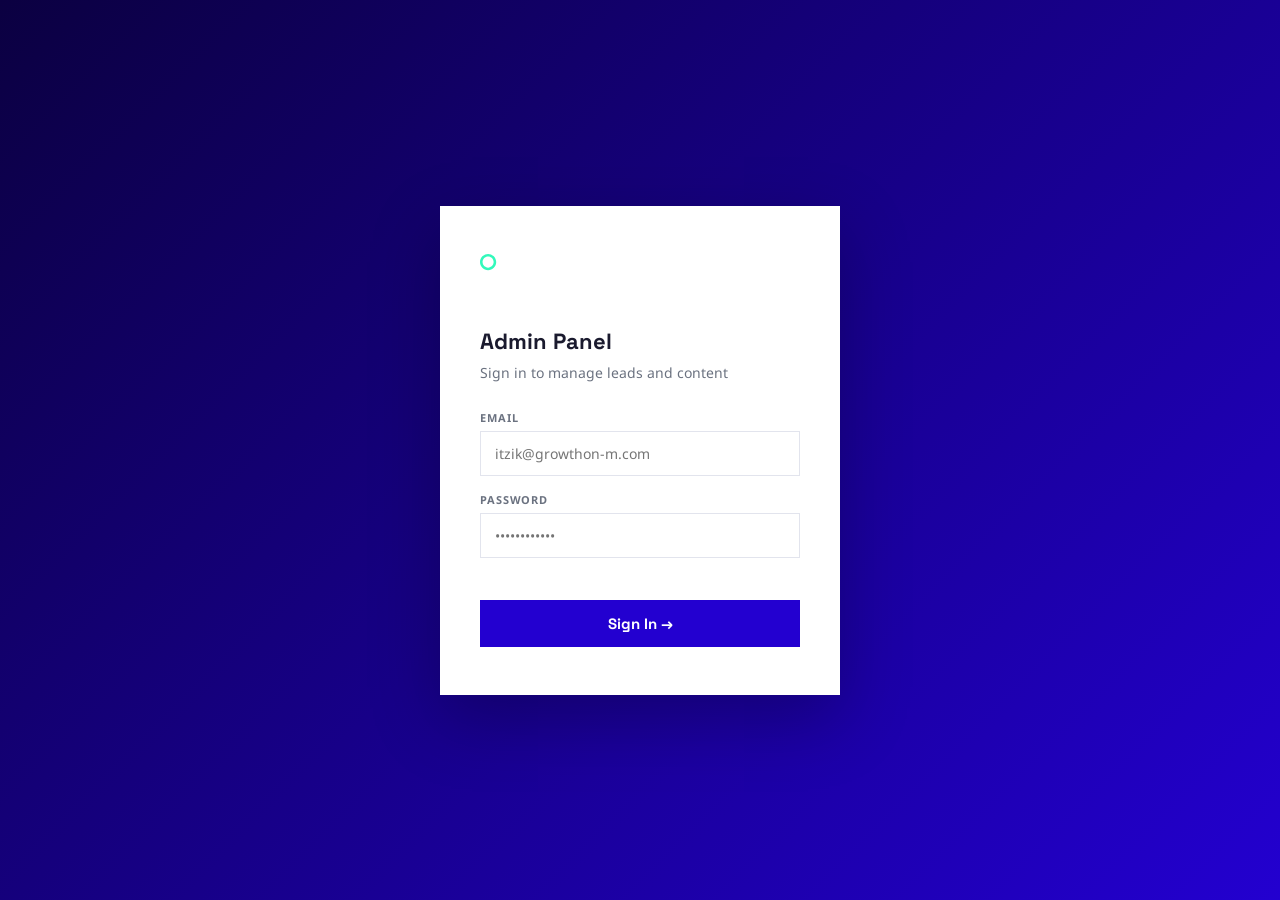
<file: admin.html>
<!DOCTYPE html>
<html lang="en">
<head>
  <meta charset="UTF-8" />
  <meta name="viewport" content="width=device-width, initial-scale=1.0" />
  <title>GrowthOn Admin</title>
  <link href="https://fonts.googleapis.com/css2?family=Space+Grotesk:wght@400;500;600;700&family=Noto+Sans:wght@400;500&display=swap" rel="stylesheet" />
  <style>
    :root {
      --blue:    #2300D0;
      --blue-dk: #180090;
      --mint:    #05E9B4;
      --dark:    #0B0041;
      --bg:      #f4f5f9;
      --white:   #ffffff;
      --border:  #e2e4ed;
      --txt:     #1a1a2e;
      --sub:     #6b7280;
      --danger:  #ef4444;
      --success: #10b981;
      --font-h:  'Space Grotesk', sans-serif;
      --font-b:  'Noto Sans', sans-serif;
    }
    *, *::before, *::after { box-sizing: border-box; margin: 0; padding: 0; }
    html, body { height: 100%; }
    body { font-family: var(--font-b); background: var(--bg); color: var(--txt); -webkit-font-smoothing: antialiased; }

    /* ── LOGIN ── */
    #login-screen {
      min-height: 100vh; display: flex; align-items: center; justify-content: center;
      background: linear-gradient(135deg, var(--dark) 0%, var(--blue) 100%);
    }
    .login-card {
      background: var(--white); padding: 48px 40px;
      width: 100%; max-width: 400px;
      box-shadow: 0 24px 64px rgba(0,0,0,.25);
    }
    .login-card img { height: 36px; margin-bottom: 32px; }
    .login-card h2 { font-family: var(--font-h); font-size: 22px; font-weight: 700; margin-bottom: 8px; }
    .login-card p  { font-size: 14px; color: var(--sub); margin-bottom: 28px; }
    .login-field { margin-bottom: 16px; }
    .login-field label { display: block; font-size: 11px; font-weight: 700; letter-spacing: .08em; text-transform: uppercase; color: var(--sub); margin-bottom: 6px; }
    .login-field input {
      width: 100%; padding: 12px 14px; border: 1.5px solid var(--border);
      font-family: var(--font-b); font-size: 14px; outline: none;
      transition: border-color .2s;
    }
    .login-field input:focus { border-color: var(--blue); }
    .login-btn {
      width: 100%; padding: 14px; background: var(--blue); color: var(--white);
      font-family: var(--font-h); font-size: 15px; font-weight: 700;
      border: none; cursor: pointer; transition: background .2s; margin-top: 8px;
    }
    .login-btn:hover { background: var(--blue-dk); }
    .login-error { color: var(--danger); font-size: 13px; margin-top: 12px; min-height: 18px; }

    /* ── DASHBOARD ── */
    #dashboard { display: none; height: 100vh; flex-direction: row; }
    #dashboard.visible { display: flex; }

    .sidebar {
      width: 240px; flex-shrink: 0;
      background: var(--dark); display: flex; flex-direction: column;
      padding: 28px 0;
    }
    .sidebar-logo { padding: 0 24px 32px; border-bottom: 1px solid rgba(255,255,255,.07); }
    .sidebar-logo img { height: 30px; }
    .sidebar-nav { flex: 1; padding: 20px 12px; display: flex; flex-direction: column; gap: 4px; }
    .nav-item {
      display: flex; align-items: center; gap: 10px;
      padding: 11px 14px; background: none; border: none; cursor: pointer;
      font-family: var(--font-h); font-size: 14px; font-weight: 500;
      color: rgba(255,255,255,.5); border-radius: 6px;
      transition: background .15s, color .15s; text-align: left; width: 100%;
    }
    .nav-item .icon { font-size: 16px; }
    .nav-item:hover { background: rgba(255,255,255,.06); color: rgba(255,255,255,.85); }
    .nav-item.active { background: var(--blue); color: var(--white); }
    .sidebar-bottom { padding: 16px 12px; border-top: 1px solid rgba(255,255,255,.07); }
    .logout-btn {
      display: flex; align-items: center; gap: 8px; width: 100%;
      padding: 10px 14px; background: none; border: none; cursor: pointer;
      font-family: var(--font-h); font-size: 13px; font-weight: 500;
      color: rgba(255,255,255,.35); transition: color .15s;
    }
    .logout-btn:hover { color: var(--danger); }

    .main { flex: 1; overflow-y: auto; display: flex; flex-direction: column; }
    .main-header {
      padding: 28px 36px 20px;
      border-bottom: 1px solid var(--border);
      background: var(--white);
      display: flex; align-items: center; justify-content: space-between;
    }
    .main-header h1 { font-family: var(--font-h); font-size: 22px; font-weight: 700; }
    .main-header .subtitle { font-size: 13px; color: var(--sub); margin-top: 2px; }
    .header-actions { display: flex; gap: 10px; }
    .btn-action {
      padding: 9px 18px; font-family: var(--font-h); font-size: 13px; font-weight: 600;
      border: none; cursor: pointer; transition: background .15s, transform .1s;
    }
    .btn-action:active { transform: scale(.97); }
    .btn-primary { background: var(--blue); color: var(--white); }
    .btn-primary:hover { background: var(--blue-dk); }
    .btn-secondary { background: var(--bg); color: var(--txt); border: 1px solid var(--border); }
    .btn-secondary:hover { background: #eaecf4; }
    .btn-success { background: var(--success); color: var(--white); }

    .panel { display: none; flex: 1; padding: 28px 36px; }
    .panel.active { display: block; }

    /* ── LEADS ── */
    .leads-stats { display: flex; gap: 16px; margin-bottom: 24px; }
    .stat-card {
      background: var(--white); border: 1px solid var(--border);
      padding: 20px 24px; flex: 1;
    }
    .stat-card .label { font-size: 11px; font-weight: 700; letter-spacing: .08em; text-transform: uppercase; color: var(--sub); }
    .stat-card .value { font-family: var(--font-h); font-size: 32px; font-weight: 700; color: var(--blue); margin-top: 4px; }

    .table-card { background: var(--white); border: 1px solid var(--border); overflow: hidden; }
    .table-toolbar {
      padding: 14px 20px; border-bottom: 1px solid var(--border);
      display: flex; align-items: center; justify-content: space-between;
    }
    .search-input {
      padding: 8px 12px; border: 1px solid var(--border); font-size: 13px;
      font-family: var(--font-b); outline: none; width: 240px;
    }
    .search-input:focus { border-color: var(--blue); }
    .table-wrap { overflow-x: auto; }
    table { width: 100%; border-collapse: collapse; font-size: 13px; }
    thead th {
      padding: 11px 16px; text-align: left; font-family: var(--font-h);
      font-size: 11px; font-weight: 700; letter-spacing: .06em;
      text-transform: uppercase; color: var(--sub);
      background: #fafbff; border-bottom: 1px solid var(--border);
    }
    tbody td { padding: 13px 16px; border-bottom: 1px solid var(--border); vertical-align: top; max-width: 240px; }
    tbody tr:last-child td { border-bottom: none; }
    tbody tr:hover td { background: #fafbff; }
    .td-email { color: var(--blue); }
    .td-date { color: var(--sub); white-space: nowrap; }
    .td-msg { color: var(--sub); overflow: hidden; text-overflow: ellipsis; white-space: nowrap; }
    .empty-row td { text-align: center; padding: 48px; color: var(--sub); font-style: italic; }
    .delete-btn {
      background: none; border: none; cursor: pointer; color: #ccc;
      font-size: 16px; padding: 2px 6px; transition: color .15s;
    }
    .delete-btn:hover { color: var(--danger); }

    /* ── CONTENT EDITOR ── */
    .content-sections { display: flex; flex-direction: column; gap: 16px; }
    .cs-card { background: var(--white); border: 1px solid var(--border); }
    .cs-header {
      padding: 16px 20px; display: flex; align-items: center; justify-content: space-between;
      cursor: pointer; user-select: none;
      border-bottom: 1px solid var(--border);
    }
    .cs-header h3 { font-family: var(--font-h); font-size: 14px; font-weight: 700; }
    .cs-toggle { font-size: 18px; color: var(--sub); transition: transform .2s; }
    .cs-card.open .cs-toggle { transform: rotate(180deg); }
    .cs-body { padding: 20px; display: none; flex-direction: column; gap: 16px; }
    .cs-card.open .cs-body { display: flex; }
    .cs-field label { display: block; font-size: 11px; font-weight: 700; letter-spacing: .07em; text-transform: uppercase; color: var(--sub); margin-bottom: 6px; }
    .cs-field input, .cs-field textarea {
      width: 100%; padding: 10px 12px; border: 1.5px solid var(--border);
      font-family: var(--font-b); font-size: 14px; outline: none; resize: vertical;
      transition: border-color .2s;
    }
    .cs-field input:focus, .cs-field textarea:focus { border-color: var(--blue); }
    .cs-row { display: grid; grid-template-columns: 1fr 1fr; gap: 12px; }
    .save-bar {
      position: sticky; bottom: 0; padding: 16px 36px;
      background: var(--white); border-top: 1px solid var(--border);
      display: flex; align-items: center; justify-content: space-between;
    }
    .save-bar p { font-size: 13px; color: var(--sub); }
    .save-status { font-size: 13px; font-weight: 600; min-width: 140px; text-align: right; }
    .save-status.ok  { color: var(--success); }
    .save-status.err { color: var(--danger); }

    .hidden { display: none !important; }
  </style>
</head>
<body>

<!-- ══ LOGIN ══ -->
<div id="login-screen">
  <div class="login-card">
    <img src="logo-white.svg" alt="GrowthOn Marketing" />
    <h2>Admin Panel</h2>
    <p>Sign in to manage leads and content</p>
    <form id="loginForm" novalidate>
      <div class="login-field">
        <label>Email</label>
        <input type="email" id="loginEmail" placeholder="itzik@growthon-m.com" autocomplete="username" required />
      </div>
      <div class="login-field">
        <label>Password</label>
        <input type="password" id="loginPass" placeholder="••••••••••••" autocomplete="current-password" required />
      </div>
      <div class="login-error" id="loginError"></div>
      <button type="submit" class="login-btn">Sign In →</button>
    </form>
  </div>
</div>

<!-- ══ DASHBOARD ══ -->
<div id="dashboard">
  <!-- Sidebar -->
  <aside class="sidebar">
    <div class="sidebar-logo">
      <img src="logo-white.svg" alt="GrowthOn" />
    </div>
    <nav class="sidebar-nav">
      <button class="nav-item active" data-tab="leads">
        <span class="icon">📊</span> Leads
      </button>
      <button class="nav-item" data-tab="content">
        <span class="icon">✏️</span> Content
      </button>
    </nav>
    <div class="sidebar-bottom">
      <button class="logout-btn" id="logoutBtn">↩ Sign Out</button>
    </div>
  </aside>

  <!-- Main -->
  <div class="main">

    <!-- ── LEADS PANEL ── -->
    <div id="panel-leads" class="panel active">
      <div class="main-header">
        <div>
          <h1>Leads</h1>
          <div class="subtitle">All form submissions from the landing page</div>
        </div>
        <div class="header-actions">
          <button class="btn-action btn-secondary" id="exportBtn">⬇ Export CSV</button>
          <button class="btn-action btn-primary" id="refreshBtn">↻ Refresh</button>
        </div>
      </div>

      <div style="padding: 28px 36px; flex:1;">
        <div class="leads-stats">
          <div class="stat-card">
            <div class="label">Total Leads</div>
            <div class="value" id="statTotal">0</div>
          </div>
          <div class="stat-card">
            <div class="label">This Month</div>
            <div class="value" id="statMonth">0</div>
          </div>
          <div class="stat-card">
            <div class="label">This Week</div>
            <div class="value" id="statWeek">0</div>
          </div>
        </div>

        <div class="table-card">
          <div class="table-toolbar">
            <input type="search" class="search-input" id="searchInput" placeholder="Search by name, email, company…" />
          </div>
          <div class="table-wrap">
            <table>
              <thead>
                <tr>
                  <th>Date</th>
                  <th>Name</th>
                  <th>Company</th>
                  <th>Email</th>
                  <th>Phone</th>
                  <th>Message</th>
                  <th></th>
                </tr>
              </thead>
              <tbody id="leadsBody">
                <tr class="empty-row"><td colspan="7">No leads yet.</td></tr>
              </tbody>
            </table>
          </div>
        </div>
      </div>
    </div>

    <!-- ── CONTENT PANEL ── -->
    <div id="panel-content" class="panel">
      <div class="main-header">
        <div>
          <h1>Content Editor</h1>
          <div class="subtitle">Edit text on the landing page — changes go live immediately after saving</div>
        </div>
      </div>

      <div style="padding: 28px 36px; padding-bottom: 80px;">
        <div class="content-sections" id="contentSections">

          <!-- Hero -->
          <div class="cs-card open">
            <div class="cs-header">
              <h3>Hero Section</h3>
              <span class="cs-toggle">▾</span>
            </div>
            <div class="cs-body">
              <div class="cs-field">
                <label>Title (HTML — use &lt;br/&gt; for line breaks, &lt;em&gt; for accent)</label>
                <textarea data-key="hero_title" rows="3" placeholder="From Social<br/>Network to<br/><em>Real Growth</em>"></textarea>
              </div>
              <div class="cs-field">
                <label>Body Text</label>
                <textarea data-key="hero_body" rows="3" placeholder="Precise, proactive, and programmatic..."></textarea>
              </div>
            </div>
          </div>

          <!-- About -->
          <div class="cs-card open">
            <div class="cs-header">
              <h3>About Section</h3>
              <span class="cs-toggle">▾</span>
            </div>
            <div class="cs-body">
              <div class="cs-field">
                <label>Title (HTML)</label>
                <input type="text" data-key="about_title" />
              </div>
              <div class="cs-field">
                <label>Paragraph 1</label>
                <textarea data-key="about_body_1" rows="3"></textarea>
              </div>
              <div class="cs-field">
                <label>Paragraph 2</label>
                <textarea data-key="about_body_2" rows="3"></textarea>
              </div>
            </div>
          </div>

          <!-- Values -->
          <div class="cs-card">
            <div class="cs-header">
              <h3>Services / Values Section</h3>
              <span class="cs-toggle">▾</span>
            </div>
            <div class="cs-body">
              <div class="cs-field">
                <label>Section Title (HTML)</label>
                <input type="text" data-key="values_title" />
              </div>
              <div class="cs-field">
                <label>Subtitle</label>
                <textarea data-key="values_sub" rows="2"></textarea>
              </div>
              <hr style="border:none; border-top:1px solid var(--border);" />
              <div class="cs-row">
                <div class="cs-field"><label>Card 1 — Title</label><input type="text" data-key="values_card_1_label" /></div>
                <div class="cs-field"><label>Card 1 — Subtitle</label><input type="text" data-key="values_card_1_sublabel" /></div>
              </div>
              <div class="cs-field"><label>Card 1 — Description</label><textarea data-key="values_card_1_desc" rows="2"></textarea></div>
              <div class="cs-row">
                <div class="cs-field"><label>Card 2 — Title</label><input type="text" data-key="values_card_2_label" /></div>
                <div class="cs-field"><label>Card 2 — Subtitle</label><input type="text" data-key="values_card_2_sublabel" /></div>
              </div>
              <div class="cs-field"><label>Card 2 — Description</label><textarea data-key="values_card_2_desc" rows="2"></textarea></div>
              <div class="cs-row">
                <div class="cs-field"><label>Card 3 — Title</label><input type="text" data-key="values_card_3_label" /></div>
                <div class="cs-field"><label>Card 3 — Subtitle</label><input type="text" data-key="values_card_3_sublabel" /></div>
              </div>
              <div class="cs-field"><label>Card 3 — Description</label><textarea data-key="values_card_3_desc" rows="2"></textarea></div>
              <div class="cs-row">
                <div class="cs-field"><label>Card 4 — Title</label><input type="text" data-key="values_card_4_label" /></div>
                <div class="cs-field"><label>Card 4 — Subtitle</label><input type="text" data-key="values_card_4_sublabel" /></div>
              </div>
              <div class="cs-field"><label>Card 4 — Description</label><textarea data-key="values_card_4_desc" rows="2"></textarea></div>
            </div>
          </div>

          <!-- Testimonials -->
          <div class="cs-card">
            <div class="cs-header">
              <h3>Testimonials</h3>
              <span class="cs-toggle">▾</span>
            </div>
            <div class="cs-body">
              <div class="cs-field">
                <label>Section Title (HTML)</label>
                <input type="text" data-key="testimonials_title" />
              </div>
              <hr style="border:none; border-top:1px solid var(--border);" />
              <div id="testimonialsEditor"></div>
            </div>
          </div>

          <!-- Contact -->
          <div class="cs-card open">
            <div class="cs-header">
              <h3>Contact / CTA Section</h3>
              <span class="cs-toggle">▾</span>
            </div>
            <div class="cs-body">
              <div class="cs-field">
                <label>Title (HTML)</label>
                <input type="text" data-key="contact_title" />
              </div>
            </div>
          </div>

        </div>
      </div>

      <div class="save-bar">
        <p>Changes are applied to the live site immediately after saving.</p>
        <div style="display:flex;gap:12px;align-items:center;">
          <span class="save-status" id="saveStatus"></span>
          <button class="btn-action btn-primary" id="saveContentBtn">Save All Changes</button>
        </div>
      </div>
    </div>

  </div>
</div>

<script>
// ── Credentials (local auth — no server needed) ──
const ADMIN_EMAIL = 'itzik@growthon-m.com';
const ADMIN_PASS  = '7rnbMNxT7Y&8C1Im36XGLTjt';
const SESSION_KEY = 'growthon_admin_session';
const CONTENT_KEY = 'growthon_content';
const LEADS_KEY   = 'growthon_leads';

// ── Build testimonial editor fields ──
const tEditor = document.getElementById('testimonialsEditor');
for (let i = 1; i <= 5; i++) {
  tEditor.innerHTML += `
    <div style="padding:12px 0;border-top:1px solid var(--border)">
      <div style="font-size:12px;font-weight:700;color:var(--blue);margin-bottom:10px;text-transform:uppercase;letter-spacing:.05em">Testimonial ${i}</div>
      <div class="cs-row" style="margin-bottom:10px">
        <div class="cs-field"><label>Name</label><input type="text" data-key="t${i}_name" /></div>
        <div class="cs-field"><label>Title / Role</label><input type="text" data-key="t${i}_role" /></div>
      </div>
      <div class="cs-field"><label>Text</label><textarea data-key="t${i}_text" rows="2"></textarea></div>
    </div>`;
}

// ── Accordion ──
document.querySelectorAll('.cs-header').forEach(h => {
  h.addEventListener('click', () => h.closest('.cs-card').classList.toggle('open'));
});

// ── Tabs ──
document.querySelectorAll('.nav-item').forEach(btn => {
  btn.addEventListener('click', () => {
    document.querySelectorAll('.nav-item').forEach(b => b.classList.remove('active'));
    document.querySelectorAll('.panel').forEach(p => p.classList.remove('active'));
    btn.classList.add('active');
    document.getElementById('panel-' + btn.dataset.tab).classList.add('active');
  });
});

// ── Auth ──
function checkSession() {
  if (sessionStorage.getItem(SESSION_KEY) === '1') showDashboard();
}

document.getElementById('loginForm').addEventListener('submit', e => {
  e.preventDefault();
  const email = document.getElementById('loginEmail').value.trim();
  const pass  = document.getElementById('loginPass').value;
  const errEl = document.getElementById('loginError');

  if (email === ADMIN_EMAIL && pass === ADMIN_PASS) {
    sessionStorage.setItem(SESSION_KEY, '1');
    showDashboard();
  } else {
    errEl.textContent = 'Invalid email or password.';
  }
});

document.getElementById('logoutBtn').addEventListener('click', () => {
  sessionStorage.removeItem(SESSION_KEY);
  document.getElementById('dashboard').classList.remove('visible');
  document.getElementById('login-screen').classList.remove('hidden');
});

function showDashboard() {
  document.getElementById('login-screen').classList.add('hidden');
  document.getElementById('dashboard').classList.add('visible');
  loadLeads();
  loadContent();
}

// ── Leads (localStorage) ──
let allLeads = [];

function loadLeads() {
  try {
    allLeads = JSON.parse(localStorage.getItem(LEADS_KEY) || '[]');
  } catch(e) { allLeads = []; }
  renderLeads(allLeads);
  updateStats(allLeads);
}

function updateStats(leads) {
  const now   = new Date();
  const month = leads.filter(l => new Date(l.created_at).getMonth() === now.getMonth()).length;
  const week  = leads.filter(l => (now - new Date(l.created_at)) < 7 * 86400000).length;
  document.getElementById('statTotal').textContent = leads.length;
  document.getElementById('statMonth').textContent = month;
  document.getElementById('statWeek').textContent  = week;
}

function renderLeads(leads) {
  const tbody = document.getElementById('leadsBody');
  if (!leads.length) {
    tbody.innerHTML = '<tr class="empty-row"><td colspan="7">No leads yet.</td></tr>';
    return;
  }
  tbody.innerHTML = leads.map((l, idx) => `
    <tr>
      <td class="td-date">${new Date(l.created_at).toLocaleDateString('en-GB', {day:'2-digit',month:'short',year:'numeric'})}</td>
      <td><strong>${esc(l.name || '')}</strong></td>
      <td>${esc(l.company || '')}</td>
      <td class="td-email">${esc(l.email || '')}</td>
      <td>${esc(l.phone || '')}</td>
      <td class="td-msg" title="${esc(l.message || '')}">${esc(l.message || '')}</td>
      <td><button class="delete-btn" data-idx="${idx}" title="Delete">🗑</button></td>
    </tr>`).join('');

  tbody.querySelectorAll('.delete-btn').forEach(btn => {
    btn.addEventListener('click', () => {
      if (!confirm('Delete this lead?')) return;
      allLeads.splice(parseInt(btn.dataset.idx), 1);
      localStorage.setItem(LEADS_KEY, JSON.stringify(allLeads));
      loadLeads();
    });
  });
}

function esc(s) {
  return String(s).replace(/&/g,'&amp;').replace(/</g,'&lt;').replace(/>/g,'&gt;');
}

document.getElementById('searchInput').addEventListener('input', e => {
  const q = e.target.value.toLowerCase();
  renderLeads(allLeads.filter(l =>
    [l.name, l.company, l.email, l.phone, l.message].some(v => (v||'').toLowerCase().includes(q))
  ));
});

document.getElementById('refreshBtn').addEventListener('click', loadLeads);

document.getElementById('exportBtn').addEventListener('click', () => {
  const headers = ['Date','Name','Company','Email','Phone','Message'];
  const rows = allLeads.map(l => [
    new Date(l.created_at).toLocaleDateString('en-GB'),
    l.name, l.company, l.email, l.phone,
    (l.message || '').replace(/\n/g,' ')
  ].map(v => `"${(v||'').replace(/"/g,'""')}"`).join(','));
  const csv = [headers.join(','), ...rows].join('\n');
  const a = document.createElement('a');
  a.href = URL.createObjectURL(new Blob(['﻿' + csv], { type: 'text/csv;charset=utf-8;' }));
  a.download = `growthon-leads-${new Date().toISOString().slice(0,10)}.csv`;
  a.click();
});

// ── Content (localStorage) ──
function loadContent() {
  let map = {};
  try { map = JSON.parse(localStorage.getItem(CONTENT_KEY) || '{}'); } catch(e) {}
  document.querySelectorAll('[data-key]').forEach(el => {
    if (map[el.dataset.key] !== undefined) el.value = map[el.dataset.key];
  });
}

document.getElementById('saveContentBtn').addEventListener('click', () => {
  const btn    = document.getElementById('saveContentBtn');
  const status = document.getElementById('saveStatus');
  btn.disabled = true;
  btn.textContent = 'Saving…';

  const map = {};
  document.querySelectorAll('[data-key]').forEach(el => {
    map[el.dataset.key] = el.value;
  });

  try {
    localStorage.setItem(CONTENT_KEY, JSON.stringify(map));
    status.textContent = '✓ Saved successfully';
    status.className = 'save-status ok';
  } catch(e) {
    status.textContent = '✗ Error saving';
    status.className = 'save-status err';
  }

  btn.disabled = false;
  btn.textContent = 'Save All Changes';
  setTimeout(() => { status.textContent = ''; status.className = 'save-status'; }, 4000);
});

// ── Init ──
checkSession();
</script>
</body>
</html>
</file>
